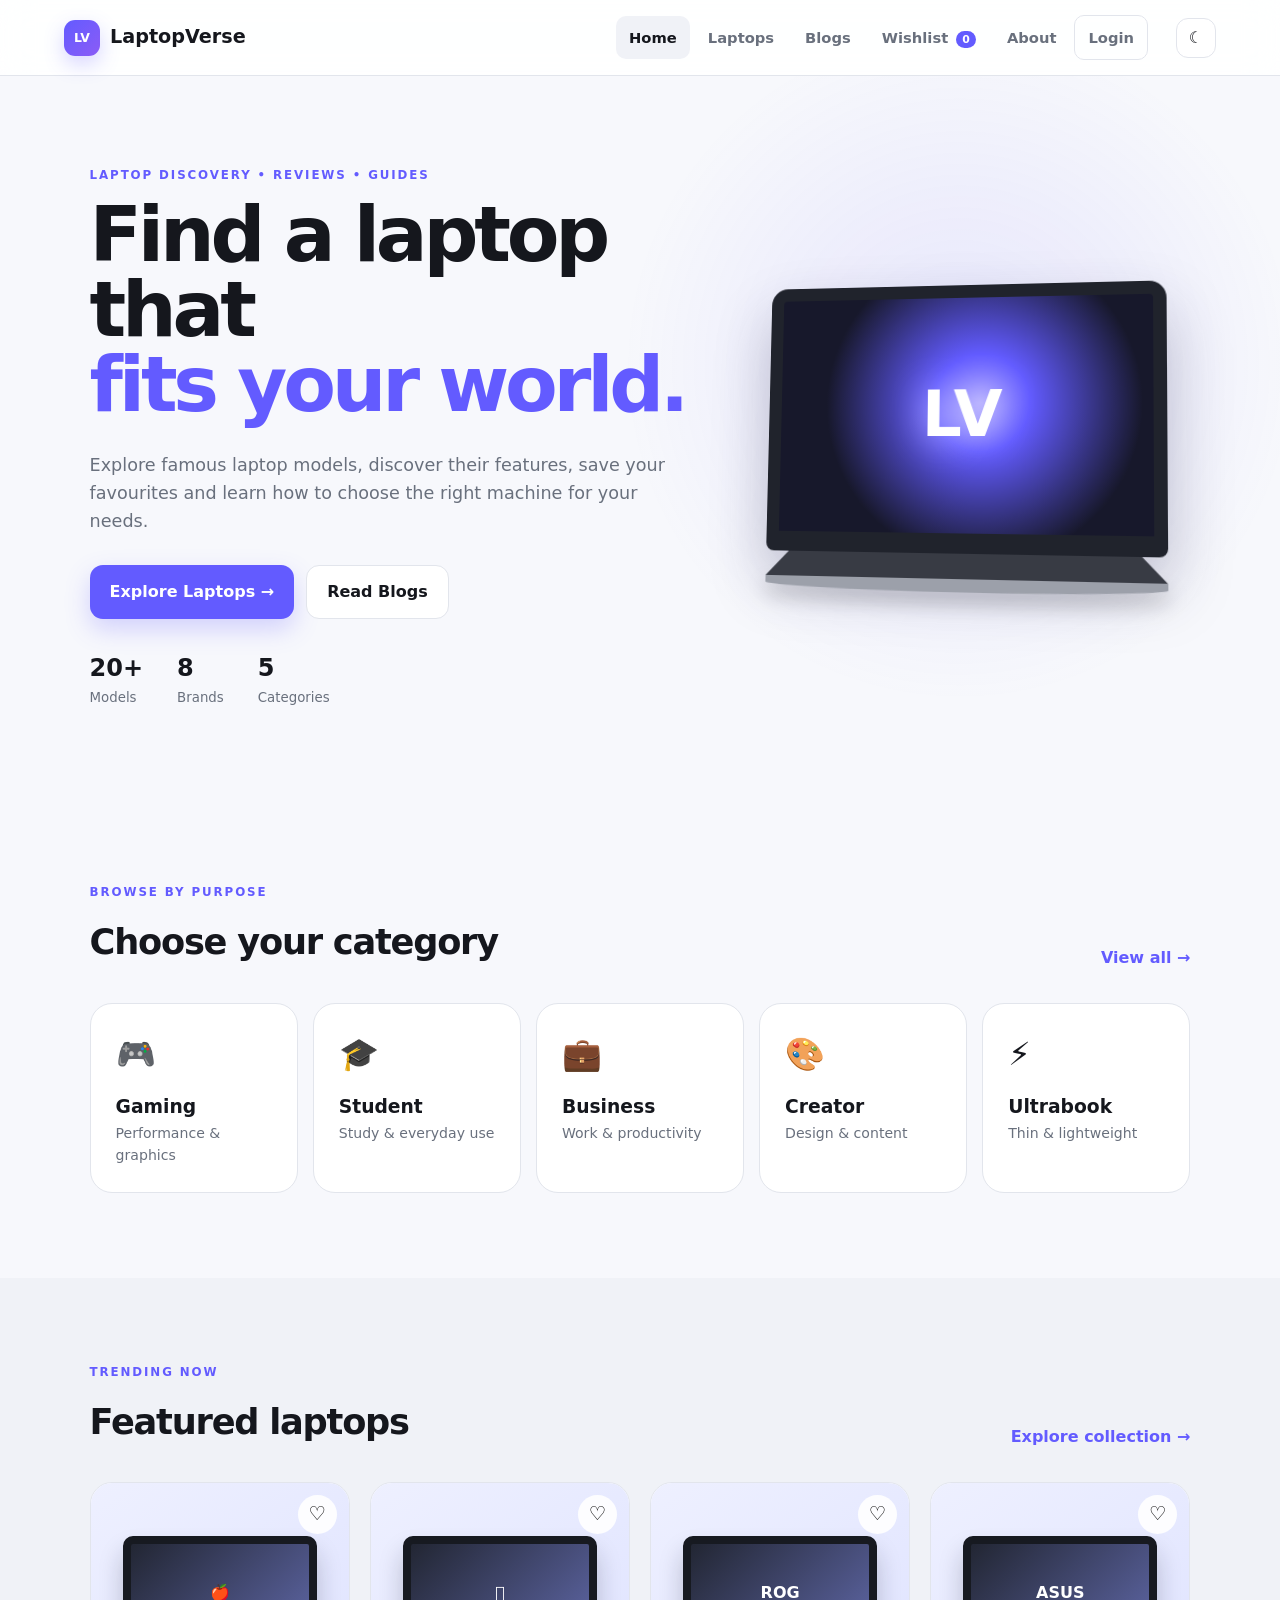
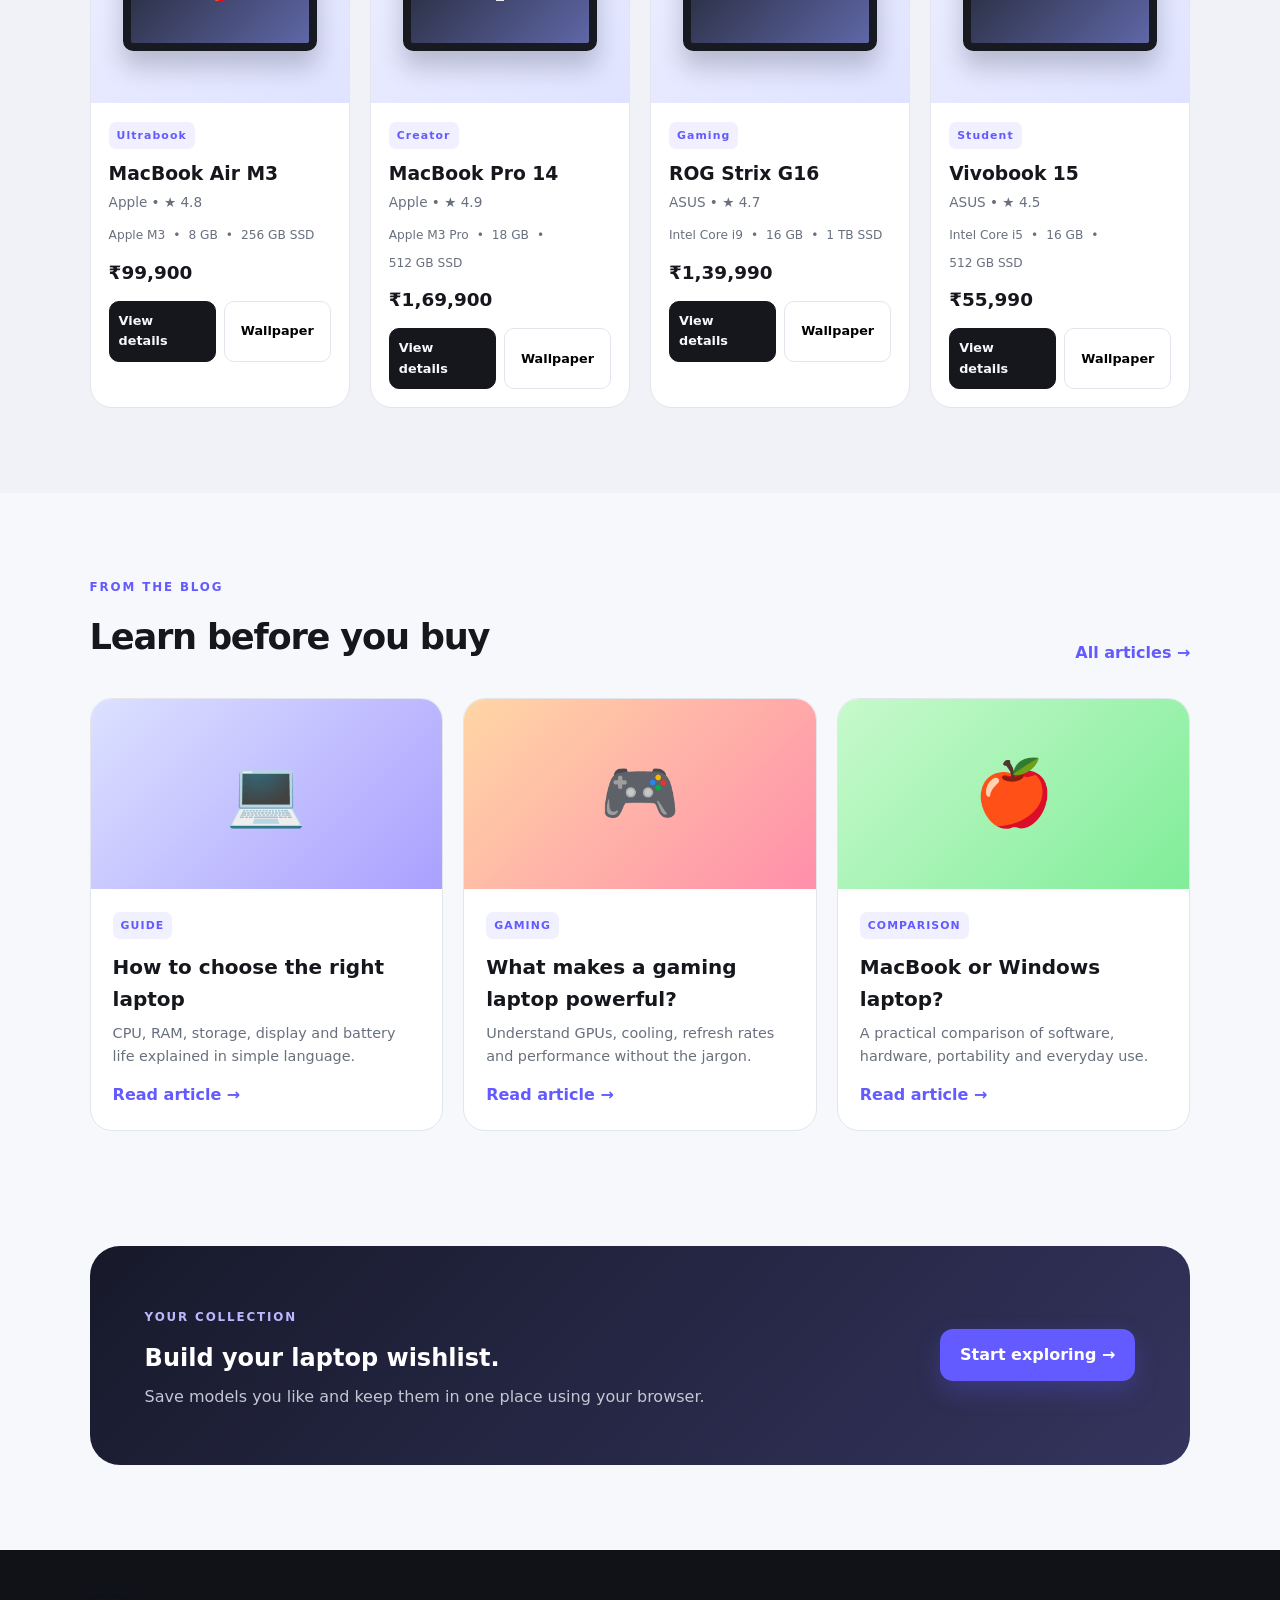
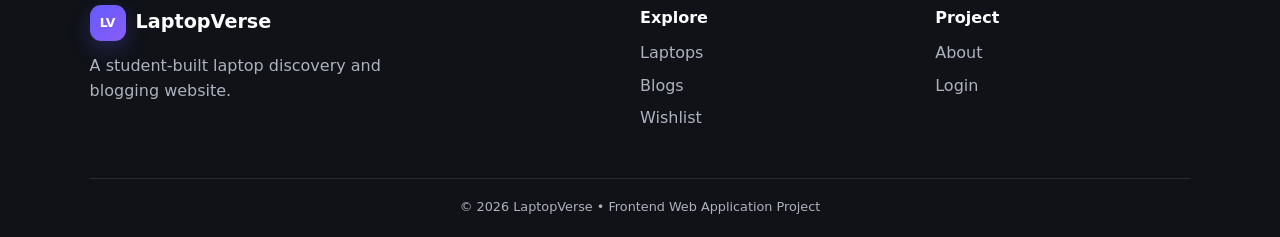
<file: index.html>
<!DOCTYPE html>
<html lang="en">
<head>
  <meta charset="UTF-8">
  <meta name="viewport" content="width=device-width, initial-scale=1.0">
  <meta name="description" content="LaptopVerse - Discover laptops, compare models, read blogs and build your wishlist.">
  <title>LaptopVerse | Laptop Discovery & Blog</title>
  <link rel="stylesheet" href="style.css">
  <link rel="stylesheet" href="responsive.css">
</head>
<body>
  <header class="navbar">
    <a class="logo" href="index.html"><span>LV</span> LaptopVerse</a>
    <button class="menu-toggle" id="menuToggle">☰</button>
    <nav id="mainNav">
      <a class="active" href="index.html">Home</a>
      <a href="laptops.html">Laptops</a>
      <a href="blog.html">Blogs</a>
      <a href="wishlist.html">Wishlist <span class="nav-count" id="wishlistCount">0</span></a>
      <a href="about.html">About</a>
      <a class="nav-login" href="login.html">Login</a>
    </nav>
    <button class="theme-btn" id="themeToggle" title="Toggle theme">☾</button>
  </header>

  <main>
    <section class="hero">
      <div class="hero-content">
        <p class="eyebrow">LAPTOP DISCOVERY • REVIEWS • GUIDES</p>
        <h1>Find a laptop that<br><span>fits your world.</span></h1>
        <p class="hero-text">Explore famous laptop models, discover their features, save your favourites and learn how to choose the right machine for your needs.</p>
        <div class="hero-actions">
          <a class="btn primary" href="laptops.html">Explore Laptops →</a>
          <a class="btn secondary" href="blog.html">Read Blogs</a>
        </div>
        <div class="hero-stats">
          <div><strong>20+</strong><small>Models</small></div>
          <div><strong>8</strong><small>Brands</small></div>
          <div><strong>5</strong><small>Categories</small></div>
        </div>
      </div>
      <div class="hero-art">
        <div class="laptop-illustration">
          <div class="screen"><div class="screen-glow">LV</div></div>
          <div class="keyboard"></div>
          <div class="base"></div>
        </div>
      </div>
    </section>

    <section class="section">
      <div class="section-heading">
        <div><p class="eyebrow">BROWSE BY PURPOSE</p><h2>Choose your category</h2></div>
        <a href="laptops.html">View all →</a>
      </div>
      <div class="category-grid">
        <a href="laptops.html?category=Gaming" class="category-card"><span>🎮</span><h3>Gaming</h3><p>Performance & graphics</p></a>
        <a href="laptops.html?category=Student" class="category-card"><span>🎓</span><h3>Student</h3><p>Study & everyday use</p></a>
        <a href="laptops.html?category=Business" class="category-card"><span>💼</span><h3>Business</h3><p>Work & productivity</p></a>
        <a href="laptops.html?category=Creator" class="category-card"><span>🎨</span><h3>Creator</h3><p>Design & content</p></a>
        <a href="laptops.html?category=Ultrabook" class="category-card"><span>⚡</span><h3>Ultrabook</h3><p>Thin & lightweight</p></a>
      </div>
    </section>

    <section class="section muted">
      <div class="section-heading">
        <div><p class="eyebrow">TRENDING NOW</p><h2>Featured laptops</h2></div>
        <a href="laptops.html">Explore collection →</a>
      </div>
      <div id="featuredGrid" class="laptop-grid"></div>
    </section>

    <section class="section">
      <div class="section-heading">
        <div><p class="eyebrow">FROM THE BLOG</p><h2>Learn before you buy</h2></div>
        <a href="blog.html">All articles →</a>
      </div>
      <div class="blog-grid">
        <article class="blog-card">
          <div class="blog-image gradient-one">💻</div>
          <div class="blog-body"><span class="tag">GUIDE</span><h3>How to choose the right laptop</h3><p>CPU, RAM, storage, display and battery life explained in simple language.</p><a href="blog.html#choose">Read article →</a></div>
        </article>
        <article class="blog-card">
          <div class="blog-image gradient-two">🎮</div>
          <div class="blog-body"><span class="tag">GAMING</span><h3>What makes a gaming laptop powerful?</h3><p>Understand GPUs, cooling, refresh rates and performance without the jargon.</p><a href="blog.html#gaming">Read article →</a></div>
        </article>
        <article class="blog-card">
          <div class="blog-image gradient-three">🍎</div>
          <div class="blog-body"><span class="tag">COMPARISON</span><h3>MacBook or Windows laptop?</h3><p>A practical comparison of software, hardware, portability and everyday use.</p><a href="blog.html#mac">Read article →</a></div>
        </article>
      </div>
    </section>

    <section class="cta">
      <div><p class="eyebrow">YOUR COLLECTION</p><h2>Build your laptop wishlist.</h2><p>Save models you like and keep them in one place using your browser.</p></div>
      <a class="btn primary" href="laptops.html">Start exploring →</a>
    </section>
  </main>

  <footer>
    <div class="footer-main">
      <div><a class="logo" href="index.html"><span>LV</span> LaptopVerse</a><p>A student-built laptop discovery and blogging website.</p></div>
      <div><h4>Explore</h4><a href="laptops.html">Laptops</a><a href="blog.html">Blogs</a><a href="wishlist.html">Wishlist</a></div>
      <div><h4>Project</h4><a href="about.html">About</a><a href="login.html">Login</a></div>
    </div>
    <div class="footer-bottom">© 2026 LaptopVerse • Frontend Web Application Project</div>
  </footer>
  <script src="main.js"></script>
  <script src="laptops.js"></script>
</body>
</html>
</file>
<file: style.css>
:root{
--bg:#f7f8fc;--surface:#fff;--surface2:#f0f2f7;--text:#15171d;--muted:#69707d;--border:#e2e5ec;
--accent:#635bff;--accent2:#8b5cf6;--shadow:0 18px 50px rgba(25,30,50,.08);--radius:22px;
}
*{box-sizing:border-box;margin:0;padding:0}
html{scroll-behavior:smooth}
body{font-family:Inter,ui-sans-serif,system-ui,-apple-system,BlinkMacSystemFont,"Segoe UI",sans-serif;background:var(--bg);color:var(--text);line-height:1.6}
body.dark{--bg:#0d0f14;--surface:#161922;--surface2:#1d202a;--text:#f4f5f8;--muted:#a8adba;--border:#2b2f3b;--shadow:0 18px 50px rgba(0,0,0,.25)}
a{text-decoration:none;color:inherit}button,input,select{font:inherit}.hidden{display:none!important}
.navbar{height:76px;background:rgba(255,255,255,.88);backdrop-filter:blur(16px);border-bottom:1px solid var(--border);display:flex;align-items:center;padding:0 max(5vw,24px);gap:28px;position:sticky;top:0;z-index:50}
.dark .navbar{background:rgba(13,15,20,.9)}
.logo{font-weight:800;font-size:1.2rem;display:flex;align-items:center;gap:10px;white-space:nowrap}.logo span,.auth-brand>span{display:grid;place-items:center;width:36px;height:36px;border-radius:11px;background:linear-gradient(135deg,var(--accent),var(--accent2));color:#fff;font-size:.78rem;box-shadow:0 8px 20px rgba(99,91,255,.25)}
nav{display:flex;align-items:center;gap:5px;margin-left:auto}nav a{padding:10px 13px;border-radius:10px;color:var(--muted);font-size:.92rem;font-weight:600}nav a:hover,nav a.active{background:var(--surface2);color:var(--text)}.nav-login{border:1px solid var(--border)!important}.nav-count{font-size:.68rem;background:var(--accent);color:#fff;padding:2px 6px;border-radius:20px;margin-left:3px}.theme-btn,.menu-toggle{border:1px solid var(--border);background:var(--surface);color:var(--text);width:40px;height:40px;border-radius:12px;cursor:pointer}.menu-toggle{display:none}
.hero{min-height:620px;padding:90px max(7vw,30px);display:flex;align-items:center;justify-content:space-between;gap:40px;overflow:hidden;background:radial-gradient(circle at 75% 40%,rgba(99,91,255,.12),transparent 32%),var(--bg)}
.hero-content{max-width:670px}.eyebrow{color:var(--accent);font-size:.74rem;letter-spacing:.16em;font-weight:800;margin-bottom:12px}.hero h1{font-size:clamp(3rem,6vw,5.7rem);line-height:.98;letter-spacing:-.055em;margin-bottom:28px}.hero h1 span{color:var(--accent)}.hero-text{font-size:1.1rem;color:var(--muted);max-width:590px}.hero-actions{display:flex;gap:12px;margin:30px 0}.btn{display:inline-flex;align-items:center;justify-content:center;gap:8px;border:0;border-radius:13px;padding:13px 20px;font-weight:750;cursor:pointer;transition:.2s}.btn:hover{transform:translateY(-2px)}.btn.primary{background:var(--accent);color:#fff;box-shadow:0 10px 25px rgba(99,91,255,.25)}.btn.secondary{background:var(--surface);border:1px solid var(--border);color:var(--text)}.btn.full{width:100%}.hero-stats{display:flex;gap:34px}.hero-stats div{display:flex;flex-direction:column}.hero-stats strong{font-size:1.5rem}.hero-stats small{color:var(--muted)}
.hero-art{width:min(42vw,530px);height:390px;display:grid;place-items:center}.laptop-illustration{width:88%;transform:perspective(900px) rotateY(-8deg) rotateX(4deg)}.screen{height:270px;border:13px solid #20232c;border-bottom-width:20px;border-radius:17px 17px 8px 8px;background:radial-gradient(circle at 55% 45%,#a79fff,#625bff 20%,#17182b 65%);display:grid;place-items:center;box-shadow:0 30px 60px rgba(40,40,80,.28)}.screen-glow{font-size:4rem;font-weight:900;color:#fff;text-shadow:0 0 35px rgba(255,255,255,.7)}.keyboard{height:25px;background:#383b44;clip-path:polygon(6% 0,94% 0,100% 100%,0 100%)}.base{height:13px;background:#9ca0aa;border-radius:0 0 50% 50%;box-shadow:0 9px 20px rgba(0,0,0,.25)}
.section{padding:85px max(7vw,24px)}.section.muted{background:var(--surface2)}.section-heading{display:flex;align-items:end;justify-content:space-between;gap:20px;margin-bottom:32px}.section-heading h2{font-size:2.2rem;letter-spacing:-.035em}.section-heading>a{color:var(--accent);font-weight:700}
.category-grid{display:grid;grid-template-columns:repeat(5,1fr);gap:15px}.category-card{background:var(--surface);border:1px solid var(--border);padding:25px;border-radius:var(--radius);transition:.25s}.category-card:hover{transform:translateY(-5px);box-shadow:var(--shadow);border-color:rgba(99,91,255,.4)}.category-card span{font-size:2rem}.category-card h3{margin-top:12px}.category-card p{color:var(--muted);font-size:.88rem}
.laptop-grid{display:grid;grid-template-columns:repeat(4,1fr);gap:20px}.laptop-card{background:var(--surface);border:1px solid var(--border);border-radius:var(--radius);overflow:hidden;transition:.25s;position:relative}.laptop-card:hover{transform:translateY(-5px);box-shadow:var(--shadow)}.laptop-image{height:220px;background:linear-gradient(145deg,#eef0ff,#dfe3ff);display:grid;place-items:center;position:relative}.laptop-image .mini-laptop{width:75%;height:115px;border-radius:10px;background:linear-gradient(135deg,#222633,#5f67a7);border:8px solid #171a21;box-shadow:0 16px 25px rgba(20,25,40,.22);display:grid;place-items:center;color:#fff;font-weight:900}.dark .laptop-image{background:linear-gradient(145deg,#242738,#1a1d28)}.heart{position:absolute;right:12px;top:12px;width:39px;height:39px;border:0;border-radius:50%;background:rgba(255,255,255,.92);cursor:pointer;font-size:1.2rem}.heart.saved{color:#ef476f}.card-body{padding:18px}.tag{display:inline-block;font-size:.68rem;letter-spacing:.1em;font-weight:800;color:var(--accent);background:rgba(99,91,255,.09);padding:5px 8px;border-radius:7px}.card-body h3{margin:10px 0 3px}.brand{color:var(--muted);font-size:.85rem}.spec-line{display:flex;gap:8px;flex-wrap:wrap;margin:12px 0;color:var(--muted);font-size:.76rem}.price{font-size:1.15rem;font-weight:800}.card-actions{display:flex;gap:8px;margin-top:14px}.small-btn{flex:1;padding:9px;border:1px solid var(--border);background:var(--surface);border-radius:10px;cursor:pointer;font-size:.8rem;font-weight:700}.small-btn.primary-small{background:var(--text);color:var(--bg);border-color:var(--text)}
.blog-grid{display:grid;grid-template-columns:repeat(3,1fr);gap:20px}.blog-card{background:var(--surface);border:1px solid var(--border);border-radius:var(--radius);overflow:hidden}.blog-image{height:190px;display:grid;place-items:center;font-size:4rem}.gradient-one{background:linear-gradient(135deg,#dce1ff,#aaa0ff)}.gradient-two{background:linear-gradient(135deg,#ffd6a5,#ff8fab)}.gradient-three{background:linear-gradient(135deg,#c7f9cc,#80ed99)}.blog-body{padding:22px}.blog-body h3{margin:12px 0 7px;font-size:1.25rem}.blog-body p{color:var(--muted);font-size:.9rem}.blog-body a{display:inline-block;color:var(--accent);font-weight:750;margin-top:14px}
.cta{margin:30px max(7vw,24px) 85px;padding:55px;border-radius:30px;background:linear-gradient(135deg,#17192a,#34345e);color:#fff;display:flex;justify-content:space-between;align-items:center;gap:30px}.cta .eyebrow{color:#bcb7ff}.cta p{color:#c4c6d2;margin-top:7px}
.page-hero{text-align:center;padding:90px 24px 65px;background:radial-gradient(circle at 50% 20%,rgba(99,91,255,.13),transparent 35%)}.page-hero h1{font-size:clamp(2.6rem,6vw,4.5rem);letter-spacing:-.05em;line-height:1.05}.page-hero>p:last-child{color:var(--muted);max-width:650px;margin:15px auto 0}
.filter-panel{display:grid;grid-template-columns:2fr 1fr 1fr 1fr;gap:12px;margin-bottom:20px}.search-box{display:flex;align-items:center;border:1px solid var(--border);background:var(--surface);border-radius:13px;padding:0 14px}.search-box span{font-size:1.4rem;color:var(--muted)}.search-box input,.filter-panel select{width:100%;border:0;outline:0;background:transparent;color:var(--text);padding:13px}.filter-panel select{border:1px solid var(--border);background:var(--surface);border-radius:13px}.result-line{display:flex;justify-content:space-between;align-items:center;margin:10px 0 22px;color:var(--muted);font-size:.9rem}.text-btn{border:0;background:none;color:var(--accent);font-weight:700;cursor:pointer}
.empty-state{text-align:center;padding:80px 20px;color:var(--muted)}.empty-state>div{font-size:3.5rem;color:var(--accent)}.empty-state h3{color:var(--text);font-size:1.5rem;margin:8px}
.detail-wrap{padding:70px max(7vw,24px)}.back-link{color:var(--accent);font-weight:700}.detail-grid{display:grid;grid-template-columns:1fr 1fr;gap:70px;align-items:center;margin-top:30px}.detail-visual{background:linear-gradient(145deg,#eceeff,#dfe2ff);border-radius:30px;padding:60px}.detail-visual .mini-laptop{height:280px;width:90%;margin:auto;background:linear-gradient(135deg,#202331,#666ec0);border:15px solid #151821;border-radius:20px;display:grid;place-items:center;color:white;font-size:3.5rem;font-weight:900;box-shadow:0 25px 50px rgba(30,35,70,.25)}.detail-content h1{font-size:3.5rem;line-height:1.05;letter-spacing:-.05em}.detail-content .brand{font-size:1rem;margin:8px 0 20px}.detail-price{font-size:1.6rem;font-weight:850;margin:20px 0}.detail-actions{display:flex;gap:10px}.spec-table{display:grid;grid-template-columns:1fr 1fr;margin-top:30px;border-top:1px solid var(--border)}.spec-table div{padding:13px 0;border-bottom:1px solid var(--border)}.spec-table div:nth-child(odd){color:var(--muted)}
.article-list{max-width:900px;margin:auto}.article{background:var(--surface);border:1px solid var(--border);padding:38px;border-radius:22px;margin-bottom:22px}.article h2{font-size:2.2rem;line-height:1.15;margin:10px 0}.article h3{margin-top:25px}.article p{color:var(--muted);margin-top:12px}.article-meta{font-size:.85rem}.two-col{display:grid;grid-template-columns:1fr 1fr;gap:60px;align-items:start}.two-col h2{font-size:2.6rem;margin-bottom:15px}.feature-panel{background:var(--surface);border:1px solid var(--border);border-radius:22px;overflow:hidden}.feature-panel div{padding:21px;border-bottom:1px solid var(--border);font-weight:800}.feature-panel span{display:block;color:var(--muted);font-weight:500;font-size:.9rem}.feature-grid{display:grid;grid-template-columns:repeat(4,1fr);gap:20px}.feature-grid>div{background:var(--surface);padding:25px;border:1px solid var(--border);border-radius:20px}.feature-grid b{color:var(--accent)}
.auth-wrap{min-height:calc(100vh - 150px);display:grid;place-items:center;padding:50px 20px}.auth-card{width:min(440px,100%);background:var(--surface);border:1px solid var(--border);padding:38px;border-radius:24px;box-shadow:var(--shadow)}.auth-brand{text-align:center;margin-bottom:28px}.auth-brand>span{margin:auto auto 15px}.auth-brand h1{font-size:2rem}.auth-brand p{color:var(--muted)}form label{display:block;font-weight:700;font-size:.9rem;margin:14px 0;position:relative}form input{width:100%;padding:13px;border:1px solid var(--border);background:var(--surface);color:var(--text);border-radius:11px;margin-top:7px;outline:none}form input:focus{border-color:var(--accent);box-shadow:0 0 0 3px rgba(99,91,255,.1)}.show-pass{position:absolute;right:9px;bottom:8px;border:0;background:none;color:var(--accent);font-size:.78rem;font-weight:700;cursor:pointer}.error{display:block;color:#e24a67;min-height:18px;font-size:.76rem}.check-row{display:flex;align-items:center;gap:8px;font-weight:500!important}.check-row input{width:auto;margin:0}.form-message{text-align:center;margin-top:12px;font-weight:700}.auth-switch{text-align:center;color:var(--muted);margin-top:20px}.auth-switch a{color:var(--accent);font-weight:700}.demo-box{background:var(--surface2);padding:12px;border-radius:10px;font-size:.78rem;margin-top:20px;color:var(--muted)}
footer{background:#101218;color:#aeb2be;padding:55px max(7vw,24px) 20px}.footer-main{display:grid;grid-template-columns:2fr 1fr 1fr;gap:40px}.footer-main .logo{color:#fff;margin-bottom:12px}.footer-main p{max-width:360px}.footer-main h4{color:#fff;margin-bottom:10px}.footer-main a:not(.logo){display:block;margin:7px 0}.footer-bottom{border-top:1px solid #292c34;margin-top:40px;padding-top:18px;text-align:center;font-size:.8rem}
</file>
<file: responsive.css>
@media(max-width:1050px){
.laptop-grid{grid-template-columns:repeat(3,1fr)}.category-grid{grid-template-columns:repeat(3,1fr)}.category-card:last-child{grid-column:span 3}.hero{padding-top:65px}.hero-art{width:40vw}.filter-panel{grid-template-columns:1fr 1fr}.search-box{grid-column:span 2}.feature-grid{grid-template-columns:repeat(2,1fr)}
}
@media(max-width:780px){
.navbar{gap:10px}.menu-toggle{display:block;margin-left:auto}nav{display:none;position:absolute;top:76px;left:0;right:0;background:var(--surface);border-bottom:1px solid var(--border);padding:12px 20px;flex-direction:column;align-items:stretch;box-shadow:var(--shadow)}nav.open{display:flex}nav a{padding:13px}.theme-btn{order:3}.hero{flex-direction:column;text-align:center;min-height:auto;padding:70px 24px}.hero-content{max-width:700px}.hero-actions,.hero-stats{justify-content:center}.hero-art{width:min(90vw,500px);height:280px}.screen{height:190px}.category-grid,.laptop-grid{grid-template-columns:repeat(2,1fr)}.category-card:last-child{grid-column:auto}.blog-grid{grid-template-columns:1fr}.detail-grid,.two-col{grid-template-columns:1fr;gap:35px}.detail-content h1{font-size:2.7rem}.footer-main{grid-template-columns:1fr 1fr}.cta{flex-direction:column;align-items:flex-start}.feature-grid{grid-template-columns:1fr 1fr}
}
@media(max-width:520px){
.logo{font-size:1rem}.logo span{width:32px;height:32px}.hero h1{font-size:2.9rem}.hero-text{font-size:1rem}.hero-actions{flex-direction:column}.hero-stats{gap:20px}.category-grid,.laptop-grid{grid-template-columns:1fr}.filter-panel{grid-template-columns:1fr}.search-box{grid-column:auto}.detail-visual{padding:30px}.detail-visual .mini-laptop{height:190px}.spec-table{grid-template-columns:1fr}.footer-main{grid-template-columns:1fr}.article{padding:25px}.article h2{font-size:1.7rem}.auth-card{padding:27px}
}
</file>
